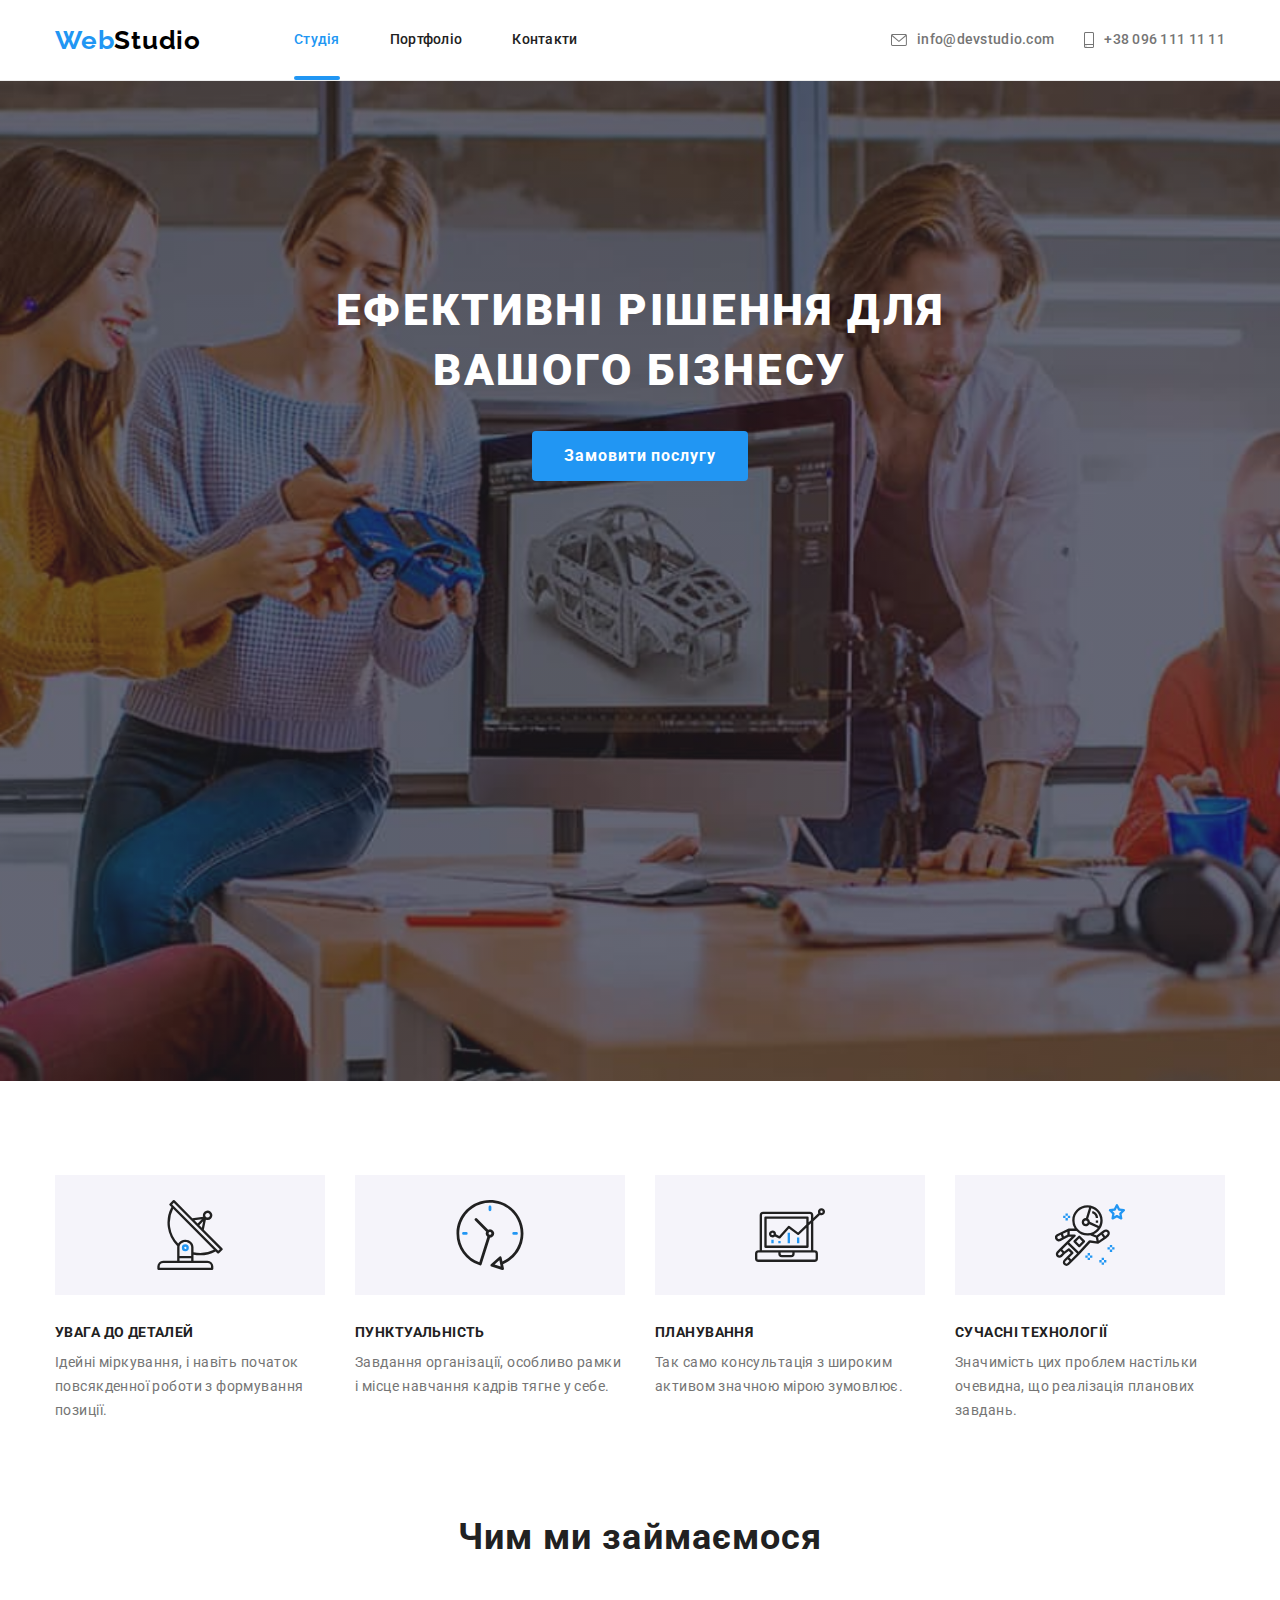
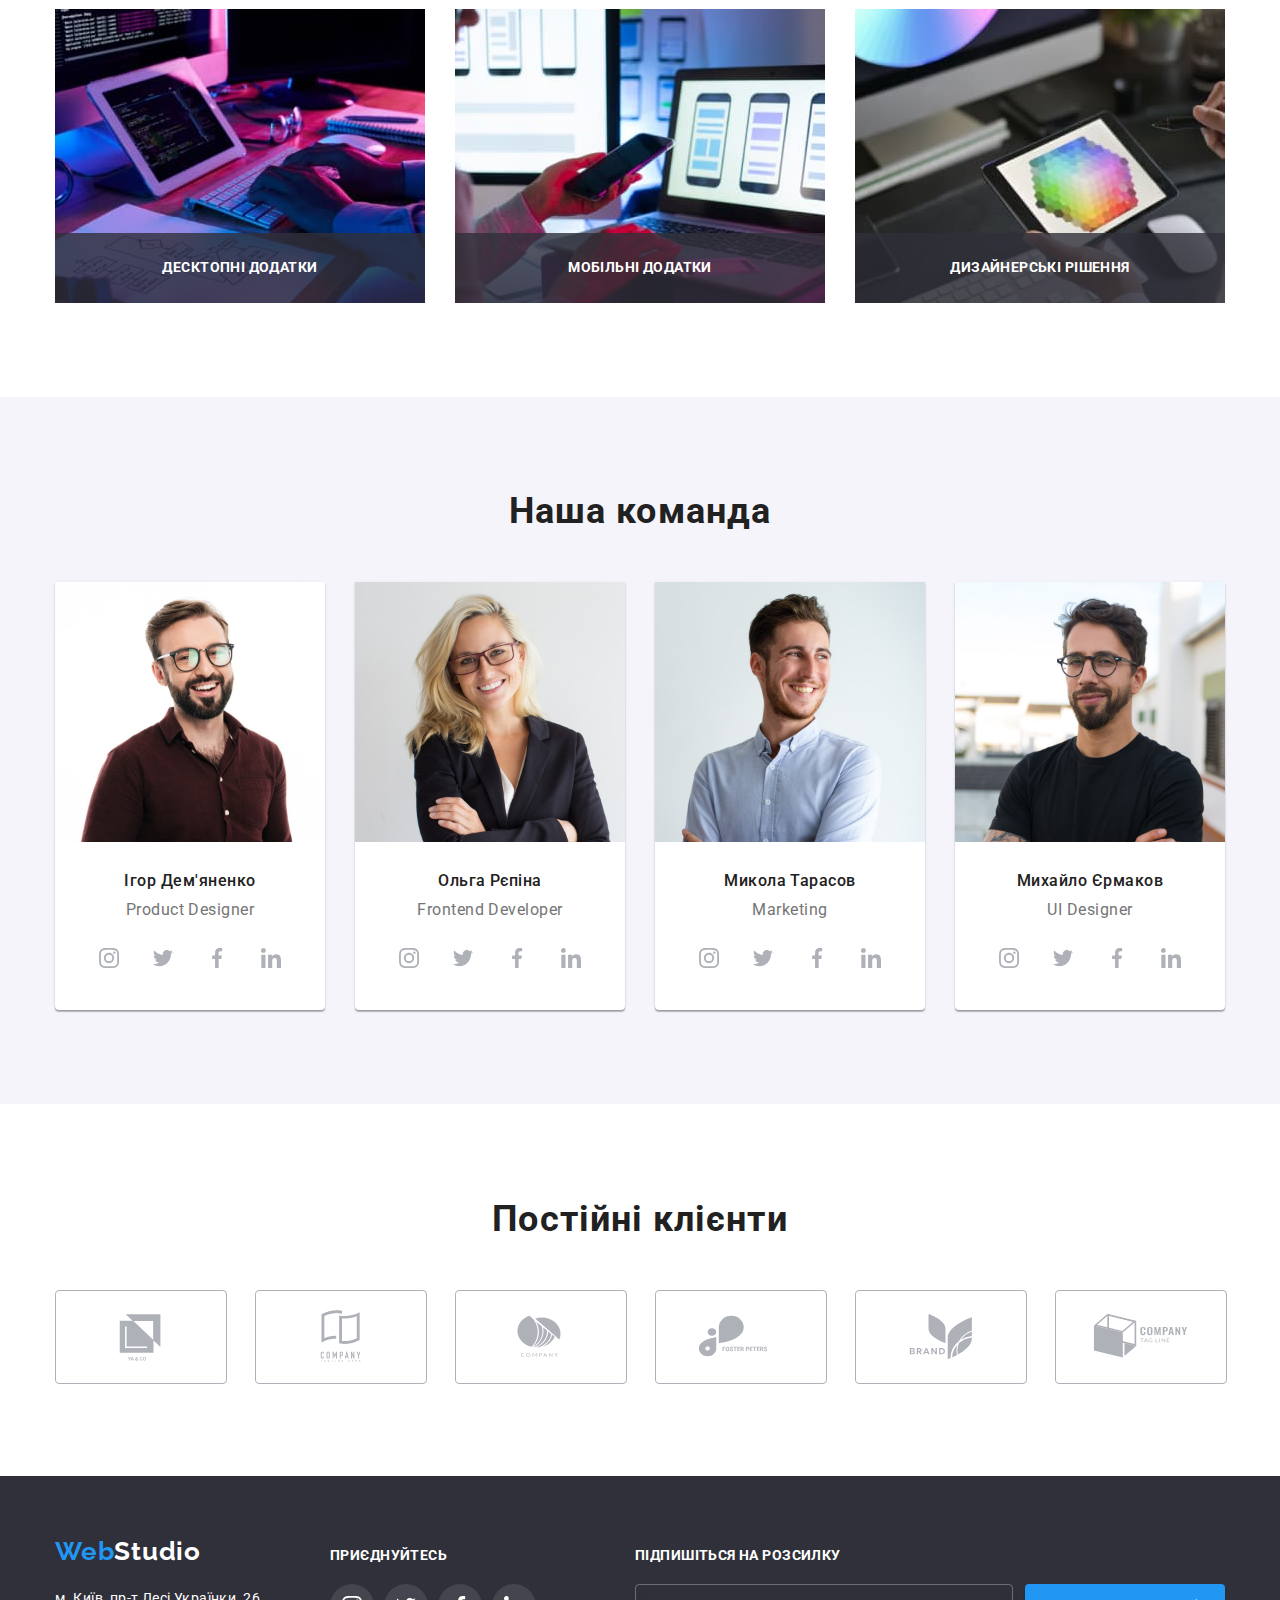
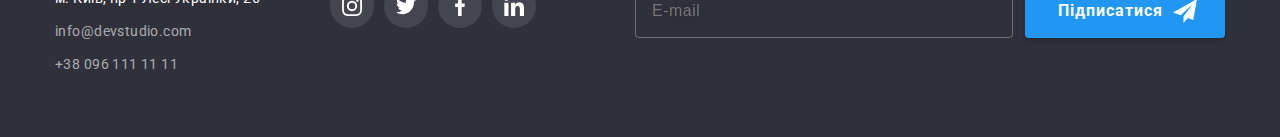
<file: index.html>
<!DOCTYPE html>
<html lang="uk">
  <head>
    <meta charset="UTF-8" />
    <meta http-equiv="X-UA-Compatible" content="IE=edge" />
    <meta name="viewport" content="width=device-width, initial-scale=1.0" />
    <link rel="preconnect" href="https://fonts.googleapis.com" />
    <link rel="preconnect" href="https://fonts.gstatic.com" crossorigin />
    <link
      href="https://fonts.googleapis.com/css2?family=Raleway:wght@700&family=Roboto:wght@400;500;700;900&display=swap"
      rel="stylesheet"
    />
    <link
      rel="stylesheet"
      href="https://cdnjs.cloudflare.com/ajax/libs/modern-normalize/1.1.0/modern-normalize.min.css"
      integrity="sha512-wpPYUAdjBVSE4KJnH1VR1HeZfpl1ub8YT/NKx4PuQ5NmX2tKuGu6U/JRp5y+Y8XG2tV+wKQpNHVUX03MfMFn9Q=="
      crossorigin="anonymous"
      referrerpolicy="no-referrer"
    />
    <link rel="stylesheet" href="./css/styles.css" />
    <title>Webstudio</title>
  </head>
  <body>
    <!-- ----------------------Header---------------------- -->

    <header class="page-header">
      <div class="container header">
        <a href="./index.html" class="logo"
          ><span class="logo-web">Web</span><span class="logo-studio">Studio</span>
        </a>
        <nav class="nav-header">
          <ul class="list-nav">
            <li class="item-nav"><a class="link-nav activ" href="./index.html"> Студія</a></li>
            <li class="item-nav"><a class="link-nav" href="./portfolio.html">Портфоліо</a></li>
            <li class="item-nav"><a class="link-nav" href="#">Контакти</a></li>
          </ul>
        </nav>

        <ul class="contacts-nav-list">
          <li class="contacts-nav-item">
            <a class="contacts-nav-link" href="mailto:info@devstudio.com">
              <svg class="mail-icon" width="16" height="12">
                <use href="./images/icons.svg#icon-envelope"></use></svg
              >info@devstudio.com
            </a>
          </li>
          <li class="contacts-nav-item">
            <a class="contacts-nav-link" href="tel:+380961111111">
              <svg class="smartphone-icon" width="10" height="16">
                <use href="./images/icons.svg#icon-smartphone"></use></svg
              >+38 096 111 11 11
            </a>
          </li>
        </ul>
      </div>
    </header>

    <!-- ----------------------Hero---------------------- -->

    <main>
      <section class="hero">
        <div class="container hero-main">
          <h1 class="hero-title">
            Ефективні рішення для<br />
            вашого бізнесу
          </h1>
          <button class="btn-hero" title="button" data-modal-open>Замовити послугу</button>
        </div>
      </section>

      <!-- ----------------------Наші цінності---------------------- -->

      <section class="section">
        <div class="container feature-main">
          <h2 class="hide">Наші цінності</h2>
          <ul class="feature-list">
            <li class="feature-item">
              <div class="feature-group">
                <svg class="antena-icon" width="70" height="70">
                  <use href="./images/icons.svg#icon-antena"></use>
                </svg>
              </div>
              <h3 class="feature-title">Увага до деталей</h3>
              <p class="feature-text">
                Ідейні міркування, і навіть початок повсякденної роботи з формування позиції.
              </p>
            </li>
            <li class="feature-item">
              <div class="feature-group">
                <svg class="clock-icon" width="70" height="70">
                  <use href="./images/icons.svg#icon-clock"></use>
                </svg>
              </div>
              <h3 class="feature-title">Пунктуальність</h3>
              <p class="feature-text">
                Завдання організації, особливо рамки і місце навчання кадрів тягне у себе.
              </p>
            </li>
            <li class="feature-item">
              <div class="feature-group">
                <svg class="diagram-icon" width="70" height="70">
                  <use href="./images/icons.svg#icon-diagram"></use>
                </svg>
              </div>
              <h3 class="feature-title">Планування</h3>
              <p class="feature-text">
                Так само консультація з широким активом значною мірою зумовлює.
              </p>
            </li>
            <li class="feature-item">
              <div class="feature-group">
                <svg class="astronaut-icon" width="70" height="70">
                  <use href="./images/icons.svg#icon-astronaut"></use>
                </svg>
              </div>
              <h3 class="feature-title">Сучасні технології</h3>
              <p class="feature-text">
                Значимість цих проблем настільки очевидна, що реалізація планових завдань.
              </p>
            </li>
          </ul>
        </div>
      </section>

      <!-- ----------------------Чим ми займаємося---------------------- -->

      <section class="section work">
        <div class="container work-main">
          <h2 class="work-title">Чим ми займаємося</h2>
          <ul class="wort-list">
            <li class="work-item">
              <img src="./images/box1.jpg" width="370" height="294" alt="box1" />
              <div class="label">
                <h3 class="label-text">Десктопні додатки</h3>
              </div>
            </li>
            <li class="work-item">
              <img src="./images/box2.jpg" width="370" height="294" alt="box2" />
              <div class="label">
                <h3 class="label-text">Мобільні додатки</h3>
              </div>
            </li>
            <li class="work-item">
              <img src="./images/box3.jpg" width="370" height="294" alt="box3" />
              <div class="label">
                <h3 class="label-text">Дизайнерські рішення</h3>
              </div>
            </li>
          </ul>
        </div>
      </section>

      <!-- ----------------------Наша команда---------------------- -->

      <section class="section team">
        <div class="container team-main">
          <h2 class="team-title">Наша команда</h2>
          <ul class="team-list">
            <li class="team-item">
              <img src="./images/teamcard1.jpg" width="270" height="260" alt="Ігор Дем'яненко" />
              <div class="info">
                <h3 class="team-titleli">Ігор Дем'яненко</h3>
                <p class="team-text">Product Designer</p>
                <ul class="team-soc-list">
                  <li class="team-soc-item">
                    <a
                      class="team-soc-link"
                      href="https://www.instagram.com/"
                      target="_blank"
                      rel="noopener noreferrer"
                      ><svg class="team-soc-icon" width="20" height="20">
                        <use href="./images/icons.svg#icon-instagram"></use></svg
                    ></a>
                  </li>
                  <li class="team-soc-item">
                    <a
                      class="team-soc-link"
                      href="https://twitter.com/"
                      target="_blank"
                      rel="noopener noreferrer"
                      ><svg class="team-soc-icon" width="20" height="20">
                        <use href="./images/icons.svg#icon-twitter"></use></svg
                    ></a>
                  </li>
                  <li class="team-soc-item">
                    <a
                      class="team-soc-link"
                      href="https://www.facebook.com/"
                      target="_blank"
                      rel="noopener noreferrer"
                      ><svg class="team-soc-icon" width="20" height="20">
                        <use href="./images/icons.svg#icon-facebook"></use></svg
                    ></a>
                  </li>
                  <li class="team-soc-item">
                    <a
                      class="team-soc-link"
                      href="//www.linkedin.com"
                      target="_blank"
                      rel="noopener noreferrer"
                      ><svg class="team-soc-icon" width="20" height="20">
                        <use href="./images/icons.svg#icon-linkedin"></use></svg
                    ></a>
                  </li>
                </ul>
              </div>
            </li>
            <li class="team-item">
              <img src="./images/teamcard2.jpg" width="270" height="260" alt="Ольга Рєпіна" />
              <div class="info">
                <h3 class="team-titleli">Ольга Рєпіна</h3>
                <p class="team-text">Frontend Developer</p>
                <ul class="team-soc-list">
                  <li class="team-soc-item">
                    <a
                      class="team-soc-link"
                      href="https://www.instagram.com/"
                      target="_blank"
                      rel="noopener noreferrer"
                      ><svg class="team-soc-icon" width="20" height="20">
                        <use href="./images/icons.svg#icon-instagram"></use></svg
                    ></a>
                  </li>
                  <li class="team-soc-item">
                    <a
                      class="team-soc-link"
                      href="https://twitter.com/"
                      target="_blank"
                      rel="noopener noreferrer"
                      ><svg class="team-soc-icon" width="20" height="20">
                        <use href="./images/icons.svg#icon-twitter"></use></svg
                    ></a>
                  </li>
                  <li class="team-soc-item">
                    <a
                      class="team-soc-link"
                      href="https://www.facebook.com/"
                      target="_blank"
                      rel="noopener noreferrer"
                      ><svg class="team-soc-icon" width="20" height="20">
                        <use href="./images/icons.svg#icon-facebook"></use></svg
                    ></a>
                  </li>
                  <li class="team-soc-item">
                    <a
                      class="team-soc-link"
                      href="//www.linkedin.com"
                      target="_blank"
                      rel="noopener noreferrer"
                      ><svg class="team-soc-icon" width="20" height="20">
                        <use href="./images/icons.svg#icon-linkedin"></use></svg
                    ></a>
                  </li>
                </ul>
              </div>
            </li>
            <li class="team-item">
              <img src="./images/taemcard3.jpg" width="270" height="260" alt="Микола Тарасов" />
              <div class="info">
                <h3 class="team-titleli">Микола Тарасов</h3>
                <p class="team-text">Marketing</p>
                <ul class="team-soc-list">
                  <li class="team-soc-item">
                    <a
                      class="team-soc-link"
                      href="https://www.instagram.com/"
                      target="_blank"
                      rel="noopener noreferrer"
                      ><svg class="team-soc-icon" width="20" height="20">
                        <use href="./images/icons.svg#icon-instagram"></use></svg
                    ></a>
                  </li>
                  <li class="team-soc-item">
                    <a
                      class="team-soc-link"
                      href="https://twitter.com/"
                      target="_blank"
                      rel="noopener noreferrer"
                      ><svg class="team-soc-icon" width="20" height="20">
                        <use href="./images/icons.svg#icon-twitter"></use></svg
                    ></a>
                  </li>
                  <li class="team-soc-item">
                    <a
                      class="team-soc-link"
                      href="https://www.facebook.com/"
                      target="_blank"
                      rel="noopener noreferrer"
                      ><svg class="team-soc-icon" width="20" height="20">
                        <use href="./images/icons.svg#icon-facebook"></use></svg
                    ></a>
                  </li>
                  <li class="team-soc-item">
                    <a
                      class="team-soc-link"
                      href="//www.linkedin.com"
                      target="_blank"
                      rel="noopener noreferrer"
                      ><svg class="team-soc-icon" width="20" height="20">
                        <use href="./images/icons.svg#icon-linkedin"></use></svg
                    ></a>
                  </li>
                </ul>
              </div>
            </li>
            <li class="team-item">
              <img src="./images/taemcard4.jpg" width="270" height="260" alt="Михайло Єрмаков" />
              <div class="info">
                <h3 class="team-titleli">Михайло Єрмаков</h3>
                <p class="team-text">UI Designer</p>
                <ul class="team-soc-list">
                  <li class="team-soc-item">
                    <a
                      class="team-soc-link"
                      href="https://www.instagram.com/"
                      target="_blank"
                      rel="noopener noreferrer"
                    >
                      <svg class="team-soc-icon" width="20" height="20">
                        <use href="./images/icons.svg#icon-instagram"></use>
                      </svg>
                    </a>
                  </li>
                  <li class="team-soc-item">
                    <a
                      class="team-soc-link"
                      href="https://twitter.com/"
                      target="_blank"
                      rel="noopener noreferrer"
                    >
                      <svg class="team-soc-icon" width="20" height="20">
                        <use href="./images/icons.svg#icon-twitter"></use>
                      </svg>
                    </a>
                  </li>
                  <li class="team-soc-item">
                    <a
                      class="team-soc-link"
                      href="https://www.facebook.com/"
                      target="_blank"
                      rel="noopener noreferrer"
                    >
                      <svg class="team-soc-icon" width="20" height="20">
                        <use href="./images/icons.svg#icon-facebook"></use>
                      </svg>
                    </a>
                  </li>
                  <li class="team-soc-item">
                    <a
                      class="team-soc-link"
                      href="//www.linkedin.com"
                      target="_blank"
                      rel="noopener noreferrer"
                    >
                      <svg class="team-soc-icon" width="20" height="20">
                        <use href="./images/icons.svg#icon-linkedin"></use>
                      </svg>
                    </a>
                  </li>
                </ul>
              </div>
            </li>
          </ul>
        </div>
      </section>

      <!-- ----------------------Постійні клієнти---------------------- -->

      <section class="section clients">
        <div class="container clients-main">
          <h2 class="clients-title">Постійні клієнти</h2>
          <ul class="clients-list">
            <li class="clients-item">
              <a href="#" target="_blank" rel="noopener noreferrer" class="clients-link">
                <svg class="clients-soc-icon" width="106" height="60">
                  <use href="./images/icons.svg#icon-client1"></use>
                </svg>
              </a>
            </li>
            <li class="clients-item">
              <a href="#" target="_blank" rel="noopener noreferrer" class="clients-link">
                <svg class="clients-soc-icon" width="106" height="60">
                  <use href="./images/icons.svg#icon-client2"></use>
                </svg>
              </a>
            </li>
            <li class="clients-item">
              <a href="#" target="_blank" rel="noopener noreferrer" class="clients-link">
                <svg class="clients-soc-icon" width="106" height="60">
                  <use href="./images/icons.svg#icon-client3"></use>
                </svg>
              </a>
            </li>
            <li class="clients-item">
              <a href="#" target="_blank" rel="noopener noreferrer" class="clients-link">
                <svg class="clients-soc-icon" width="106" height="60">
                  <use href="./images/icons.svg#icon-client4"></use>
                </svg>
              </a>
            </li>
            <li class="clients-item">
              <a href="#" target="_blank" rel="noopener noreferrer" class="clients-link">
                <svg class="clients-soc-icon" width="106" height="60">
                  <use href="./images/icons.svg#icon-client5"></use>
                </svg>
              </a>
            </li>
            <li class="clients-item">
              <a href="#" target="_blank" rel="noopener noreferrer" class="clients-link">
                <svg class="clients-soc-icon" width="106" height="60">
                  <use href="./images/icons.svg#icon-client6"></use>
                </svg>
              </a>
            </li>
          </ul>
        </div>
      </section>
    </main>

    <!-- ----------------------Footer---------------------- -->

    <footer class="footer">
      <div class="container">
        <div class="footer-contacts">
          <a href="./index.html" class="logo-footer"
            ><span class="logo-web">Web</span><span class="logo-studiofoot">Studio</span></a
          >
          <address class="address">
            <ul class="address-list">
              <li class="address-item">
                <a
                  class="address-link-map"
                  href="https://goo.gl/maps/E8yy6xj8DuFTFbU7A"
                  target="_blank"
                  rel="noopener noreferrer"
                  >м. Київ, пр-т Лесі Українки, 26</a
                >
              </li>
              <li>
                <a href="mailto:info@devstudio.com" class="address-link-contakts"
                  >info@devstudio.com</a
                >
              </li>
              <li>
                <a href="tel:+380961111111" class="address-link-contakts">+38 096 111 11 11</a>
              </li>
            </ul>
          </address>
        </div>
        <div class="footer-soc">
          <p class="footer-soc-title">Приєднуйтесь</p>
          <ul class="footer-soc-list">
            <li class="footer-soc-item">
              <a
                class="footer-soc-link"
                href="https://www.instagram.com/"
                target="_blank"
                rel="noopener noreferrer"
              >
                <svg class="footer-soc-icon" width="20" height="20">
                  <use href="./images/icons.svg#icon-instagram"></use>
                </svg>
              </a>
            </li>
            <li class="footer-soc-item">
              <a
                class="footer-soc-link"
                href="https://twitter.com/"
                target="_blank"
                rel="noopener noreferrer"
              >
                <svg class="footer-soc-icon" width="20" height="20">
                  <use href="./images/icons.svg#icon-twitter"></use>
                </svg>
              </a>
            </li>
            <li class="footer-soc-item">
              <a
                class="footer-soc-link"
                href="https://www.facebook.com/"
                target="_blank"
                rel="noopener noreferrer"
              >
                <svg class="footer-soc-icon" width="20" height="20">
                  <use href="./images/icons.svg#icon-facebook"></use>
                </svg>
              </a>
            </li>
            <li class="footer-soc-item">
              <a
                class="footer-soc-link"
                href="//www.linkedin.com"
                target="_blank"
                rel="noopener noreferrer"
              >
                <svg class="footer-soc-icon" width="20" height="20">
                  <use href="./images/icons.svg#icon-linkedin"></use>
                </svg>
              </a>
            </li>
          </ul>
        </div>
        <div class="footer-form-wraper">
          <p class="footer-soc-title">Підпишіться на розсилку</p>
          <form class="footer-form">
            <div class="footer-form-field">
              <input
                type="email"
                class="footer-input"
                name="email"
                id="footer-email"
                placeholder="E-mail"
                required
              />
            </div>
            <button class="button btn-footer" type="submit">
              Підписатися
              <svg class="footer-form-icon" width="24" height="24">
                <use href="./images/icons.svg#icon-send"></use>
              </svg>
            </button>
          </form>
        </div>
      </div>
    </footer>

    <div class="backdrop is-hidden" data-modal>
      <div class="modal">
        <button class="btn-hero-close" data-modal-close>
          <svg class="close-icon" width="18" height="18">
            <use href="./images/icons.svg#icon-close"></use>
          </svg>
        </button>

        <p class="modal-title">Залиште свої дані, ми вам передзвонимо</p>
        <form class="modal-form">
          <label for="user-name" class="input-label">Ім'я</label>
          <div class="input-wrapper">
            <input type="text" class="input-form" name="user-name" id="user-name" required />
            <svg class="form-icon" width="18" height="18">
              <use href="./images/icons.svg#icon-person"></use>
            </svg>
          </div>
          <label for="user-tel" class="input-label">Телефон</label>
          <div class="input-wrapper">
            <input type="tel" class="input-form" name="user-tel" id="user-tel" required />
            <svg class="form-icon" width="18" height="18">
              <use href="./images/icons.svg#icon-phone"></use>
            </svg>
          </div>
          <label for="user-email" class="input-label">Пошта</label>
          <div class="input-wrapper">
            <input type="email" class="input-form" name="user-email" id="user-email" required />
            <svg class="form-icon" width="18" height="18">
              <use href="./images/icons.svg#icon-email"></use>
            </svg>
          </div>
          <label for="user-text" class="input-label">Коментар</label>
          <textarea
            name="user-text"
            id="user-text"
            class="comment-form"
            placeholder="Введіть текст"
          ></textarea>
          
          <label for="policy" class="checkbox-label">
            <input type="checkbox" name="policy" class="checkbox-form hide" id="policy" required />
            <span>
              <svg class="checkbox-icon" width="16" height="15">
                <use href="./images/icons.svg#icon-check"></use>                
              </svg>
            </span>
            Погоджуюся з розсилкою та приймаю<a class="checkbox-link" href="#">Умови договору</a>
          </label>

          <button class="button btn-send" type="submit">Відправити</button>
        </form>
      </div>
    </div>
    <script src="./js/modal.js"></script>
  </body>
</html>
</file>
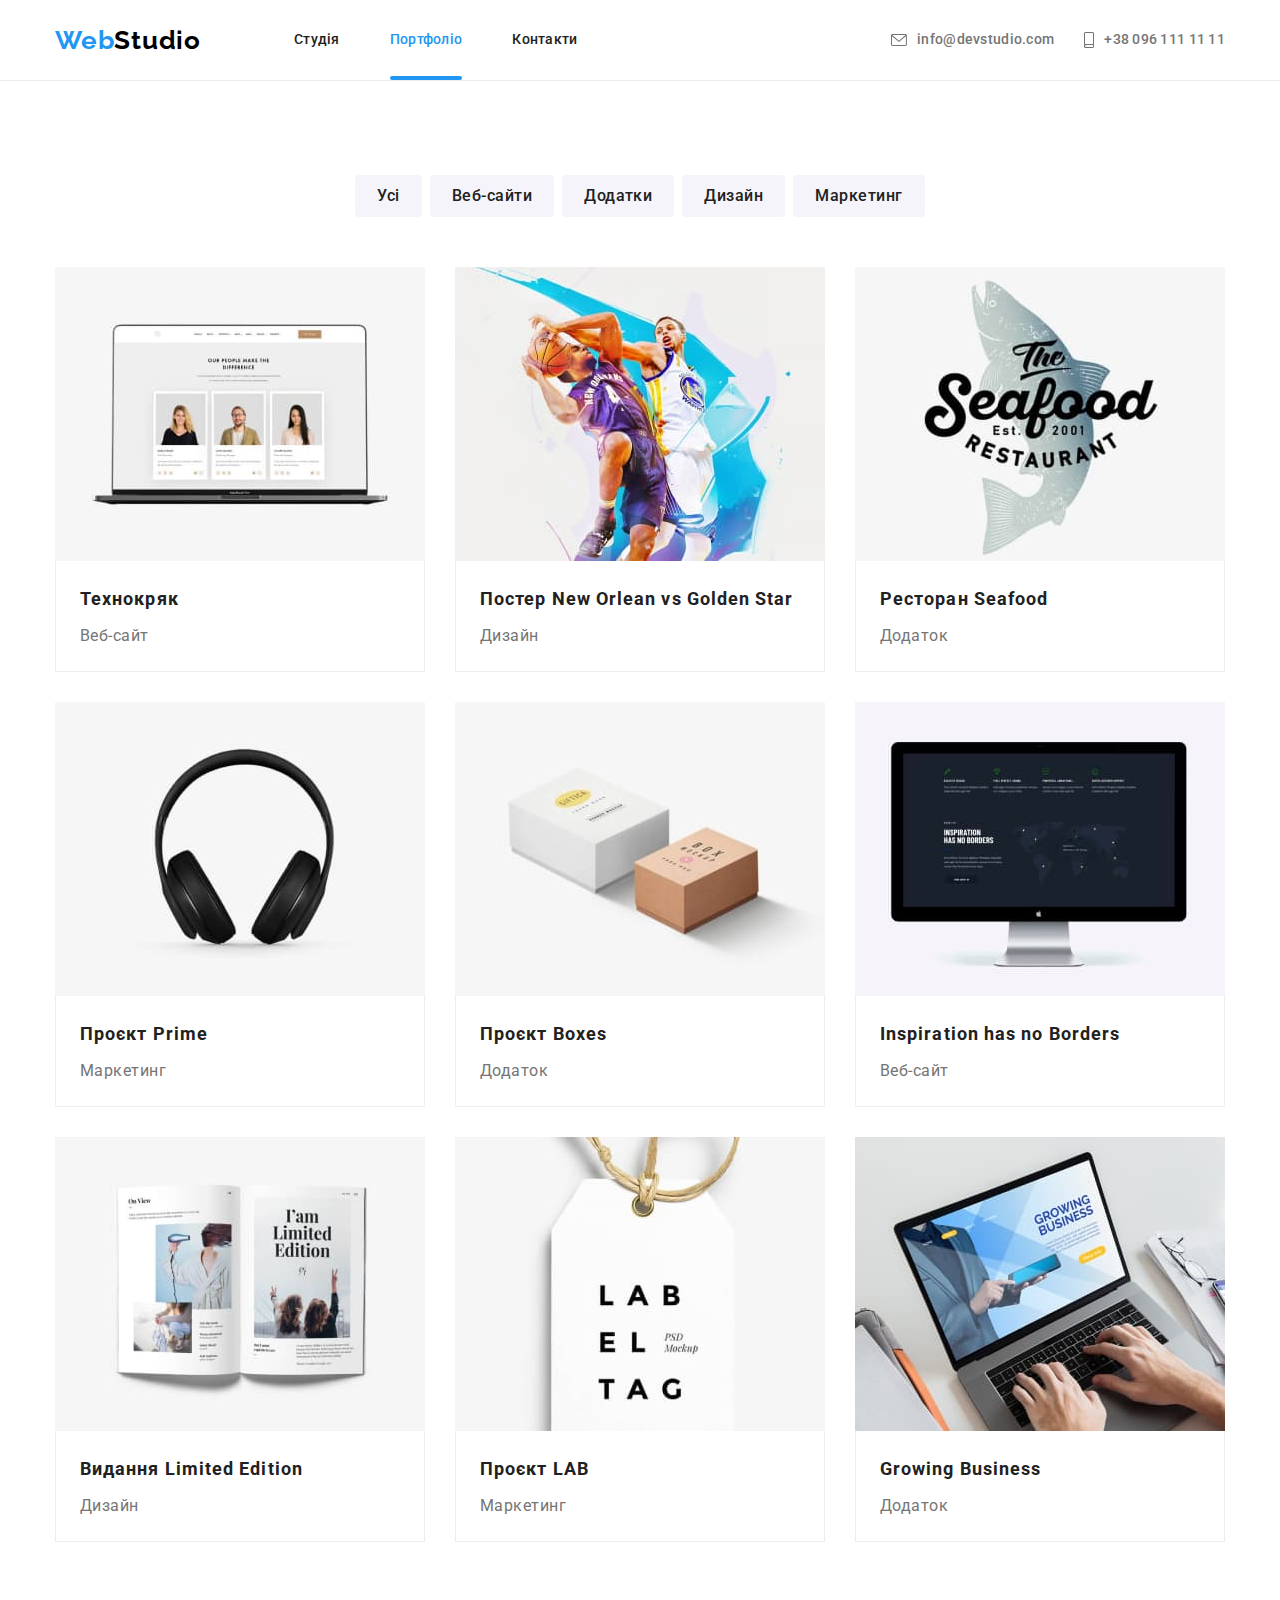
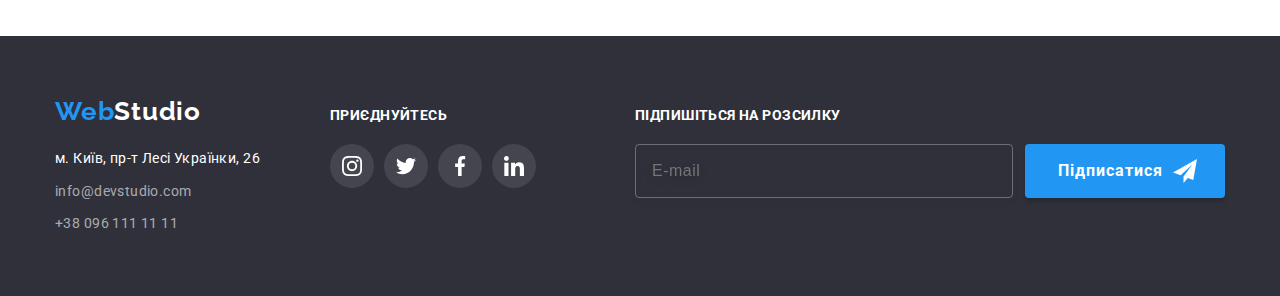
<file: portfolio.html>
<!DOCTYPE html>
<html lang="uk">
  <head>
    <meta charset="UTF-8" />
    <meta http-equiv="X-UA-Compatible" content="IE=edge" />
    <meta name="viewport" content="width=device-width, initial-scale=1.0" />
    <link rel="preconnect" href="https://fonts.googleapis.com" />
    <link rel="preconnect" href="https://fonts.gstatic.com" crossorigin />
    <link
      href="https://fonts.googleapis.com/css2?family=Raleway:wght@700&family=Roboto:wght@400;500;700;900&display=swap"
      rel="stylesheet"
    />
    <link rel="stylesheet" href="./css/styles.css" />
    <title>Webstudio</title>
  </head>
  <body>
    <!-- ----------------------Header---------------------- -->

    <header class="page-header">
      <div class="container header">
        <a href="./index.html" class="logo"
          ><span class="logo-web">Web</span><span class="logo-studio">Studio</span>
        </a>
        <nav class="nav-header">
          <ul class="list-nav">
            <li class="item-nav"><a class="link-nav" href="./index.html"> Студія</a></li>
            <li class="item-nav">
              <a class="link-nav activ" href="./portfolio.html">Портфоліо</a>
            </li>
            <li class="item-nav"><a class="link-nav" href="#">Контакти</a></li>
          </ul>
        </nav>

        <ul class="contacts-nav-list">
          <li class="contacts-nav-item">
            <a class="contacts-nav-link" href="mailto:info@devstudio.com">
              <svg class="mail-icon" width="16" height="12">
                <use href="./images/icons.svg#icon-envelope"></use></svg
              >info@devstudio.com
            </a>
          </li>
          <li class="contacts-nav-item">
            <a class="contacts-nav-link" href="tel:+380961111111">
              <svg class="smartphone-icon" width="10" height="16">
                <use href="./images/icons.svg#icon-smartphone"></use></svg
              >+38 096 111 11 11
            </a>
          </li>
        </ul>
      </div>
    </header>

    <!-- ----------------------Фільтр---------------------- -->

    <main>
      <section class="section portfolio">
        <div class="container project">
          <h1 class="hide">Виконанні замовлення</h1>
          <ul class="portfolio-list">
            <li class="portfolio-item">
              <button class="btn-portfolio" type="button">Усі</button>
            </li>
            <li class="portfolio-item">
              <button class="btn-portfolio" type="button">Веб-сайти</button>
            </li>
            <li class="portfolio-item">
              <button class="btn-portfolio" type="button">Додатки</button>
            </li>
            <li class="portfolio-item">
              <button class="btn-portfolio" type="button">Дизайн</button>
            </li>
            <li class="portfolio-item">
              <button class="btn-portfolio" type="button">Маркетинг</button>
            </li>
          </ul>

          <!-- ----------------------Виконанні проєкти---------------------- -->

          <ul class="project-list">
            <li class="project-item">
              <a class="project-link" href="#" target="_blank" rel="noopener noreferrer">
                <div class="project-thumb">
                  <img src="./images/project1.jpg" width="370" height="294" alt="project1" />
                  <p class="description-text">
                    Ресурс пропонує комплексні пропозиції з різним рівнем функціоналу та сервісів.
                    Все це дозволить відвідувачу отримати вичерпні відомості про компанію чи
                    приватну особу.
                  </p>
                </div>
                <div class="info-portfolio">
                  <h3 class="project-title">Технокряк</h3>
                  <p class="project-text">Веб-сайт</p>
                </div>
              </a>
            </li>
            <li class="project-item">
              <a class="project-link" href="#" target="_blank" rel="noopener noreferrer">
                <div class="project-thumb">
                  <img src="./images/project2.jpg" width="370" height="294" alt="project2" />
                  <p class="description-text">
                    Ресурс пропонує комплексні пропозиції з різним рівнем функціоналу та сервісів.
                    Все це дозволить відвідувачу отримати вичерпні відомості про компанію чи
                    приватну особу.
                  </p>
                </div>
                <div class="info-portfolio">
                  <h3 class="project-title">Постер New Orlean vs Golden Star</h3>
                  <p class="project-text">Дизайн</p>
                </div>
              </a>
            </li>
            <li class="project-item">
              <a class="project-link" href="#" target="_blank" rel="noopener noreferrer">
                <div class="project-thumb">
                  <img src="./images/project3.jpg" width="370" height="294" alt="project3" />
                  <p class="description-text">
                    Ресурс пропонує комплексні пропозиції з різним рівнем функціоналу та сервісів.
                    Все це дозволить відвідувачу отримати вичерпні відомості про компанію чи
                    приватну особу.
                  </p>
                </div>
                <div class="info-portfolio">
                  <h3 class="project-title">Ресторан Seafood</h3>
                  <p class="project-text">Додаток</p>
                </div>
              </a>
            </li>
            <li class="project-item">
              <a class="project-link" href="#" target="_blank" rel="noopener noreferrer">
                <div class="project-thumb">
                  <img src="./images/project4.jpg" width="370" height="294" alt="project4" />
                  <p class="description-text">
                    Ресурс пропонує комплексні пропозиції з різним рівнем функціоналу та сервісів.
                    Все це дозволить відвідувачу отримати вичерпні відомості про компанію чи
                    приватну особу.
                  </p>
                </div>
                <div class="info-portfolio">
                  <h3 class="project-title">Проєкт Prime</h3>
                  <p class="project-text">Маркетинг</p>
                </div>
              </a>
            </li>
            <li class="project-item">
              <a class="project-link" href="#" target="_blank" rel="noopener noreferrer">
                <div class="project-thumb">
                  <img src="./images/project5.jpg" width="370" height="294" alt="project5" />
                  <p class="description-text">
                    Ресурс пропонує комплексні пропозиції з різним рівнем функціоналу та сервісів.
                    Все це дозволить відвідувачу отримати вичерпні відомості про компанію чи
                    приватну особу.
                  </p>
                </div>
                <div class="info-portfolio">
                  <h3 class="project-title">Проєкт Boxes</h3>
                  <p class="project-text">Додаток</p>
                </div>
              </a>
            </li>
            <li class="project-item">
              <a class="project-link" href="#" target="_blank" rel="noopener noreferrer">
                <div class="project-thumb">
                  <img src="./images/project6.jpg" width="370" height="294" alt="project16" />
                  <p class="description-text">
                    Ресурс пропонує комплексні пропозиції з різним рівнем функціоналу та сервісів.
                    Все це дозволить відвідувачу отримати вичерпні відомості про компанію чи
                    приватну особу.
                  </p>
                </div>
                <div class="info-portfolio">
                  <h3 class="project-title">Inspiration has no Borders</h3>
                  <p class="project-text">Веб-сайт</p>
                </div>
              </a>
            </li>
            <li class="project-item">
              <a class="project-link" href="#" target="_blank" rel="noopener noreferrer">
                <div class="project-thumb">
                  <img src="./images/project7.jpg" width="370" height="294" alt="project17" />
                  <p class="description-text">
                    Ресурс пропонує комплексні пропозиції з різним рівнем функціоналу та сервісів.
                    Все це дозволить відвідувачу отримати вичерпні відомості про компанію чи
                    приватну особу.
                  </p>
                </div>
                <div class="info-portfolio">
                  <h3 class="project-title">Видання Limited Edition</h3>
                  <p class="project-text">Дизайн</p>
                </div>
              </a>
            </li>
            <li class="project-item">
              <a class="project-link" href="#" target="_blank" rel="noopener noreferrer">
                <div class="project-thumb">
                  <img src="./images/project8.jpg" width="370" height="294" alt="project18" />
                  <p class="description-text">
                    Ресурс пропонує комплексні пропозиції з різним рівнем функціоналу та сервісів.
                    Все це дозволить відвідувачу отримати вичерпні відомості про компанію чи
                    приватну особу.
                  </p>
                </div>
                <div class="info-portfolio">
                  <h3 class="project-title">Проєкт LAB</h3>
                  <p class="project-text">Маркетинг</p>
                </div>
              </a>
            </li>
            <li class="project-item">
              <a class="project-link" href="#" target="_blank" rel="noopener noreferrer">
                <div class="project-thumb">
                  <img src="./images/project9.jpg" width="370" height="294" alt="project9" />
                  <p class="description-text">
                    Ресурс пропонує комплексні пропозиції з різним рівнем функціоналу та сервісів.
                    Все це дозволить відвідувачу отримати вичерпні відомості про компанію чи
                    приватну особу.
                  </p>
                </div>
                <div class="info-portfolio">
                  <h3 class="project-title">Growing Business</h3>
                  <p class="project-text">Додаток</p>
                </div>
              </a>
            </li>
          </ul>
        </div>
      </section>
    </main>

    <!-- ----------------------Footer---------------------- -->

    <footer class="footer">
      <div class="container">
        <div class="footer-contacts">
          <a href="./index.html" class="logo-footer"
            ><span class="logo-web">Web</span><span class="logo-studiofoot">Studio</span></a
          >
          <address class="address">
            <ul class="address-list">
              <li class="address-item">
                <a
                  class="address-link-map"
                  href="https://goo.gl/maps/E8yy6xj8DuFTFbU7A"
                  target="_blank"
                  rel="noopener noreferrer"
                  >м. Київ, пр-т Лесі Українки, 26</a
                >
              </li>
              <li>
                <a href="mailto:info@devstudio.com" class="address-link-contakts"
                  >info@devstudio.com</a
                >
              </li>
              <li>
                <a href="tel:+380961111111" class="address-link-contakts">+38 096 111 11 11</a>
              </li>
            </ul>
          </address>
        </div>
        <div class="footer-soc">
          <p class="footer-soc-title">Приєднуйтесь</p>
          <ul class="footer-soc-list">
            <li class="footer-soc-item">
              <a
                class="footer-soc-link"
                href="https://www.instagram.com/"
                target="_blank"
                rel="noopener noreferrer"
              >
                <svg class="footer-soc-icon" width="20" height="20">
                  <use href="./images/icons.svg#icon-instagram"></use>
                </svg>
              </a>
            </li>
            <li class="footer-soc-item">
              <a
                class="footer-soc-link"
                href="https://twitter.com/"
                target="_blank"
                rel="noopener noreferrer"
              >
                <svg class="footer-soc-icon" width="20" height="20">
                  <use href="./images/icons.svg#icon-twitter"></use>
                </svg>
              </a>
            </li>
            <li class="footer-soc-item">
              <a
                class="footer-soc-link"
                href="https://www.facebook.com/"
                target="_blank"
                rel="noopener noreferrer"
              >
                <svg class="footer-soc-icon" width="20" height="20">
                  <use href="./images/icons.svg#icon-facebook"></use>
                </svg>
              </a>
            </li>
            <li class="footer-soc-item">
              <a
                class="footer-soc-link"
                href="//www.linkedin.com"
                target="_blank"
                rel="noopener noreferrer"
              >
                <svg class="footer-soc-icon" width="20" height="20">
                  <use href="./images/icons.svg#icon-linkedin"></use>
                </svg>
              </a>
            </li>
          </ul>
        </div>
        <div class="footer-form-wraper">
          <p class="footer-soc-title">Підпишіться на розсилку</p>
          <form class="footer-form">
            <div class="footer-form-field">
              <input
                type="email"
                class="footer-input"
                name="email"
                id="footer-email"
                placeholder="E-mail"
                required
              />
            </div>
            <button class="button btn-footer" type="submit">
              Підписатися
              <svg class="footer-form-icon" width="24" height="24">
                <use href="./images/icons.svg#icon-send"></use>
              </svg>
            </button>
          </form>
        </div>
      </div>
    </footer>
  </body>
</html>
</file>
<file: css/styles.css>
:root {
    --text-color-linknav: #212121;
    --text-color-contactnav: #757575;
    --selection-color: #2196F3;
    --font-color-header: #FFFFFF;
    --fons-color-hero: #2F303A;
    --fons-color-footer: #2F303A;
    --text-color-titles: #212121;
    --text-color-titleli: #212121;
    --text-color-paragraphli: #757575;
    --color-btn-pornfolio: #F5F4FA;
    --transition: 250ms cubic-bezier(0.4, 0, 0.2, 1)
}

h1,
h2,
h3,
h4,
h5,
h6,
p {
    margin: 0;
}

body {
    font-family: 'Roboto', sans-serif;
    font-style: normal;
    color: #212121;      
    margin: 0;   
}

ul {
    list-style-type: none;
    margin: 0;
    padding: 0;
}

a {
    text-decoration: none;
    cursor: pointer;    
}

img {
    display: block;
    max-width: 100%;
    height: auto;
}

button {
    cursor: pointer;
    border: none;
}

.container {
    width: 1200px;
    padding-left: 15px;
    padding-right: 15px;
    margin: 0 auto;
    box-sizing: border-box;
    /* outline: 2px solid brown; */
}

.hide {
    border: 0;
    clip: rect(1px, 1px, 1px, 1px);
    -webkit-clip-path: inset(50%);
    clip-path: inset(50%);
    height: 1px;
    margin: -1px;
    overflow: hidden;
    padding: 0;
    position: absolute;
    width: 1px;
    word-wrap: normal !important;
}

/* --------------------header html---------------------- */

.page-header {
    background-color: var(--font-color-header);
    border-bottom: 1px solid #ECECEC;
}

.container.header {
    display: flex;
    align-items: center;
}

.logo {
    font-family: 'Raleway', sans-serif;
    font-weight: 700;
    font-size: 26px;
    line-height: 1.19;
    letter-spacing: 0.03em;
    color: #2196F3;
    text-decoration: none;
    cursor: pointer; 
    margin-right: 93px;
    
}

.logo-studio {
    font-family: 'Raleway', sans-serif;
    font-weight: 700;
    font-size: 26px;
    line-height: 1.19;
    letter-spacing: 0.03em;
    color: #000000;
}

.list-nav {
    display: flex;
    gap: 50px;
}

.link-nav {   
    font-weight: 500;
    font-size: 14px;
    line-height: 1.14;
    letter-spacing: 0.02em;
    text-decoration: none;
    cursor: pointer;
    color: var(--text-color-linknav); 
    
    display: block;
    padding-top: 32px;
    padding-bottom: 32px;
    position: relative;

    transition: color 250ms cubic-bezier(0.4, 0, 0.2, 1);
}

.link-nav:hover, 
.link-nav:focus {
    color: var(--selection-color);
}

.list-nav .link-nav.activ {
    color: var(--selection-color);   
}

.list-nav .link-nav.activ::after {
    content: '';

    display: block;
    width: 100%;
    height: 4px;
    
    position: absolute;
    bottom: 0;
    
    background: #2196F3;
    border-radius: 2px;
}

.contacts-nav-list {
    display: flex;    
    gap: 30px;
    margin-left: auto;
    justify-content: center;
    align-items: center;
}

.contacts-nav-link {
    display: flex;
    align-items: center;
    justify-content: center;
    gap: 10px;
    padding-top: 32px;
    padding-bottom: 32px;
    color: var(--text-color-contactnav);
    font-weight: 500;
    font-size: 14px;
    line-height: 1.14;
    letter-spacing: 0.02em;

    transition: color 250ms cubic-bezier(0.4, 0, 0.2, 1);
}

.mail-icon, .smartphone-icon {
    fill: currentColor;
}

.contacts-nav-link:hover,
.contacts-nav-link:focus {
    color: var(--selection-color);
}


/* --------------------main html---------------------- */

/* ----------------------Hero---------------------- */

.hero {
    max-width: 1600px;
    height: 600px;
    margin-left: auto;
    margin-right: auto;
    background-image: linear-gradient(
        to right, rgba(47, 48, 58, 0.4), 
        rgba(47, 48, 58, 0.4)), 
        url(../images/hero.jpg);   
    background-repeat: no-repeat;
    background-size: cover;
    background-position: center;
    padding: 200px 0px; 
}

.hero-title {
    font-weight: 900;
    font-size: 44px;
    line-height: 1.36;
    text-align: center;
    letter-spacing: 0.06em;
    text-transform: uppercase;
    color: #FFFFFF; 
    margin-bottom: 30px;
}

.btn-hero {
    background: #2196F3;    
    border-radius: 4px;
    border: transparent;
    font-family: 'Roboto', sans-serif;
    font-style: normal;
    font-weight: 700;
    font-size: 16px;
    line-height: 1.87;    
    letter-spacing: 0.06em;
    color: #FFFFFF;
    cursor: pointer;
    margin: 0 auto;
    display: block;
    padding: 10px 32px;    

    transition: background-color 250ms cubic-bezier(0.4, 0, 0.2, 1), box-shadow 250ms cubic-bezier(0.4, 0, 0.2, 1);
}

.btn-hero:hover,
.btn-hero:focus {
    background-color: #188CE8;
    box-shadow: 0px 4px 4px rgba(0, 0, 0, 0.15);
}


/* --------------------наші цінності---------------------- */



.section {
    padding: 94px 0;
}

.feature-group {
    display: flex;
    align-items: center;
    justify-content: center;
    width: 270px;
    height: 120px;
    background-color:#F5F4FA;
    margin-bottom: 30px;
}

.feature-list {
    display: flex;
    gap: 30px;
}

.feature-item {
    width: 270px;
}

.feature-title {
    font-weight: 700;
    font-size: 14px;
    line-height: 1.14;
    letter-spacing: 0.03em;
    text-transform: uppercase;
    color: var(--text-color-titleli);
    margin-bottom: 10px;
}

.feature-text {
    font-weight: 400;
    font-size: 14px;
    line-height: 1.71;
    letter-spacing: 0.03em;
    color: var(--text-color-paragraphli); 
}


/* --------------------чим ми займаємося--------------------- */


.section.work {
    padding-top: 0;
}

.work-title {
    font-weight: 700;
    font-size: 36px;
    line-height: 1.16;
    text-align: center;
    letter-spacing: 0.03em;
    color: var(--text-color-titles);
    margin-bottom: 50px;
}

.wort-list {
    display: flex;
    gap: 30px;
}

.work-item {
    position: relative;
    width: calc((100%-60px) / 3);
}

.label {
    display: flex;
    justify-content: center;
    align-items: center;
    background-color: rgba(47, 48, 58, 0.8);

    width: 100%;
    height: 70px;
    position: absolute;

    bottom: 0;
}

.label-text {
    font-family: 'Roboto';
    font-style: normal;
    font-weight: 700;
    font-size: 14px;
    line-height: 1.14;
    text-align: center;
    letter-spacing: 0.03em;
    text-transform: uppercase;    
    color: #FFFFFF;
}

/* --------------------НАША КОМАНДА--------------------- */

.team {
    background-color: #F5F4FA;
}

.team-title {
    font-weight: 700;
    font-size: 36px;
    line-height: 1.16;
    text-align: center;
    letter-spacing: 0.03em;
    color: var(--text-color-titles);
    margin-bottom: 50px;  
}

.team-list {
    display: flex;
    gap: 30px;
}

.team-item {
    background: #FFFFFF;
    box-shadow: 0px 1px 3px rgba(0, 0, 0, 0.12), 0px 1px 1px rgba(0, 0, 0, 0.14), 0px 2px 1px rgba(0, 0, 0, 0.2);
    border-radius: 0px 0px 4px 4px;
}

.team-item {
    width: calc((100%-90px) / 4);
}

.info {
    padding-top: 30px;
    padding-bottom: 30px;
}

.team-titleli {
    font-weight: 500;
    font-size: 16px;
    line-height: 1.18;
    text-align: center;
    letter-spacing: 0.03em;
    color: var(--text-color-titleli);
    margin-bottom: 10px;
}

.team-text {
    font-weight: 400;
    font-size: 16px;
    line-height: 1.18;
    text-align: center;
    letter-spacing: 0.03em;
    color: var(--text-color-paragraphli);
    margin-bottom: 16px;
}


.team-soc-list {
    display: flex;    
    justify-content: center;
    gap: 10px;
}

.team-soc-item {
    width: 44px;
    height: 44px;
}

.team-soc-link {
    display: flex;
    align-items: center;
    justify-content: center;
    width: 100%;
    height: 100%;    
    border-radius: 50%;
    color: #AFB1B8;

    transition: background-color 250ms cubic-bezier(0.4, 0, 0.2, 1), color 250ms cubic-bezier(0.4, 0, 0.2, 1);
}

.team-soc-icon {
    fill: currentColor;
}

.team-soc-link:hover,
.team-soc-link:focus {
    background-color: var(--selection-color);
    color: #FFFFFF;
}

/* --------------------Постійні клієнти--------------------- */

.clients-title {
    font-family: 'Roboto';
    font-style: normal;
    font-weight: 700;
    font-size: 36px;
    line-height: 1.17;
    text-align: center;
    letter-spacing: 0.03em;
    color: var(--text-color-titles);
    margin-bottom: 50px;
}

.clients-list {
    display: flex;
    gap: 30px;
    justify-content: center;
}

.clients-item {
    width: 170px;
    height: 92px;   
    width: calc((100%-150px) / 6);
}

.clients-link {
    display: flex;
    justify-content: center;
    align-items: center;
    width: 100%;
    height: 100%;
    color: #afb1b8;
    background-color: #FFFFFF;
    border: 1px solid #AFB1B8;
    border-radius: 4px;

    transition: color 250ms cubic-bezier(0.4, 0, 0.2, 1), border 250ms cubic-bezier(0.4, 0, 0.2, 1);
}

.clients-soc-icon {
    fill: currentColor;
}

.clients-link:hover,
.clients-link:focus {
    color: var(--selection-color);
    border: 1px solid var(--selection-color);
}


/* --------------------FOOTER--------------------- */

.footer {
    background-color: var(--fons-color-footer);
    padding: 60px 0;    
}

.footer .container {
    display: flex;
    align-items: baseline;
}

.footer-contacts {
    display: flex;
    flex-direction: column;
}

.logo-footer {
    font-family: 'Raleway', sans-serif;
    font-weight: 700;
    font-size: 26px;
    line-height: 1.19;
    letter-spacing: 0.03em;    
    color: #2196F3;    
    margin-bottom: 20px;
}

.logo-studiofoot {
    font-family: 'Raleway', sans-serif;
    font-weight: 700;
    font-size: 26px;
    line-height: 1.19;
    letter-spacing: 0.03em;    
    color: #FFFFFF;
}

.address-list {
    display: flex;
    flex-direction: column;
    gap: 9px;
}



.address-link-map {
    font-style: normal;
    font-weight: 400;
    font-size: 14px;
    line-height: 1.71;
    letter-spacing: 0.03em;
    color: #FFFFFF;
    
    transition: color 250ms cubic-bezier(0.4, 0, 0.2, 1);
}

.address-link-contakts {
    font-style: normal;
    font-weight: 400;
    font-size: 14px;
    line-height: 1.71;    
    letter-spacing: 0.03em;    
    color: rgba(255, 255, 255, 0.6);

    transition: color 250ms cubic-bezier(0.4, 0, 0.2, 1);
}

.address-link-map:hover,
.address-link-map:focus {
    color: var(--selection-color);
} 

.address-link-contakts:hover,
.address-link-contakts:focus {
    color: var(--selection-color);
}

.footer-soc-title {
    font-family: 'Roboto';
    font-style: normal;
    font-weight: 700;
    font-size: 14px;
    line-height: 1.14;
    letter-spacing: 0.03em;
    text-transform: uppercase;    
    color: #FFFFFF;
}

.footer-soc {
    display: flex;
    margin-left: 70px;
    justify-content: flex-start;
    align-items: flex-start;
    flex-direction: column;
}

.footer-soc-title {
    margin-bottom: 20px;

}

.footer-soc-list {
    display: flex;
    justify-content: center;
    gap: 10px;
}

.footer-soc-item {
    width: 44px;
    height: 44px;
}

.footer-soc-link {
    display: flex;
    align-items: center;
    justify-content: center;
    width: 100%;
    height: 100%;
    background-color: rgba(255, 255, 255, 0.1);
    border-radius: 50%;
    color: #FFFFFF;

    transition: background-color 250ms cubic-bezier(0.4, 0, 0.2, 1);
}

.footer-soc-icon {
    fill: currentColor;
}

.footer-soc-link:hover,
.footer-soc-link:focus {
    background-color: var(--selection-color);
}

.footer-form-wraper {
    margin-left: auto;
}

.footer-form {
    display: flex;
    gap: 12px;
}

.footer-form-field {
    position: relative;
}

.footer-input {
    width: 358px;
    height: 50px;
    padding-left: 16px;

    font-size: 16px;
    line-height: calc(20 / 16);
    letter-spacing: 0.03em;
    color: rgba(255, 255, 255, 0.6);

    border: 1px solid rgba(255, 255, 255, 0.3);
    filter: drop-shadow(0px 4px 4px rgba(0, 0, 0, 0.15));
    border-radius: 4px;

    background-color: transparent;
    outline: transparent;

    transition: border-color 250ms cubic-bezier(0.4, 0, 0.2, 1);
}

.footer-input:focus {
    border-color: var(--selection-color);
}


.footer-form .btn-footer {
    position: relative;
    width: 200px;

    text-align: right;
    padding-right: 62px;

    font-family: 'Roboto';
    font-style: normal;
    font-weight: 700;
    font-size: 16px;
    line-height: 30px;
    color: #FFFFFF;
    letter-spacing: 0.06em;

    background: #2196F3;
    box-shadow: 0px 4px 4px rgba(0, 0, 0, 0.15);
    border-radius: 4px;

    transition: background-color 250ms cubic-bezier(0.4, 0, 0.2, 1), box-shadow 250ms cubic-bezier(0.4, 0, 0.2, 1);
}

.btn-footer:hover,
.btn-footer:focus {
    background-color: #188CE8;
    box-shadow: 0px 4px 4px rgba(0, 0, 0, 0.15);
}

.footer-form-icon {
    position: absolute;
    right: 28px;
    top: 50%;
    transform: translateY(-50%);
    fill: #FFFFFF;
}
/* --------------------PORTFOLIO--------------------- */
/* --------------------MAIN PORTF--------------------- */

.container.project {
    display: flex;
    flex-direction: column;
}

.portfolio-list {
    display: flex;
    gap: 8px;
    justify-content: center;
    margin-bottom: 50px;
}

.btn-portfolio {
    color: var(--text-color-linknav);
    background-color: var(--color-btn-pornfolio); 
    border-radius: 4px;
    border: transparent;
    cursor: pointer;
    font-family: 'Roboto', sans-serif;
    font-style: normal;
    font-weight: 500;
    font-size: 16px;
    line-height: 1.875;    
    /* align-items: center; */
    text-align: center;
    letter-spacing: 0.03em;
    padding: 6px 22px;

    transition: background-color 250ms cubic-bezier(0.4, 0, 0.2, 1), color 250ms cubic-bezier(0.4, 0, 0.2, 1), box-shadow 250ms cubic-bezier(0.4, 0, 0.2, 1);
}

.btn-portfolio:hover,
.btn-portfolio:focus {
    color: var(--font-color-header);
    background-color: var(--selection-color);
    box-shadow: 0px 3px 1px rgba(0, 0, 0, 0.1), 0px 1px 2px rgba(0, 0, 0, 0.08), 0px 2px 2px rgba(0, 0, 0, 0.12);
}

/* --------------------PROJECT--------------------- */

.project-list {
    display: flex;
    flex-wrap: wrap;
    gap: 30px; 
    justify-content: center;  
}

.project-item {
    width: calc((100% - 60px) / 3);   
}

.project-link {
    display: block;
    transition: box-shadow 250ms cubic-bezier(0.4, 0, 0.2, 1);
}

.project-list .project-link:hover,
.project-list .project-link:focus {
    box-shadow: 0px 1px 1px rgba(0, 0, 0, 0.12), 0px 4px 4px rgba(0, 0, 0, 0.06), 1px 4px 6px rgba(0, 0, 0, 0.16);
}

.project-thumb {
    position: relative;
    overflow: hidden;
}

.description-text {
    position: absolute;
    background-color: rgba(33, 150, 243, 0.9);
    padding: 64px 24px;
    bottom: 0;
    
    font-family: 'Roboto';
    font-style: normal;
    font-weight: 400;
    font-size: 18px;
    line-height: 1.55;
    letter-spacing: 0.03em;    
    color: #FFFFFF;   
    
    transform: translateY(101%);
    transition: transform 250ms cubic-bezier(0.4, 0, 0.2, 1);
    overflow: auto;
}

.project-list .project-link:hover .description-text, 
.project-list .project-link:focus .description-text {
    transform: translateY(0);
}

.info-portfolio {
    display:block;    
    border: 1px solid #EEEEEE;
    border-top: none;
    padding: 20px 24px;
}

.project-title {
    font-weight: 700;
    font-size: 18px;
    line-height: 2;
    letter-spacing: 0.06em;    
    color: var(--text-color-titleli);
    margin-bottom: 4px;
}

.project-text {
    font-weight: 400;
    font-size: 16px;
    line-height: 1.87;   
    letter-spacing: 0.03em;    
    color: var(--text-color-paragraphli);   
}

/* --------------------Modal-Hero--------------------- */

.backdrop {
    position: fixed;
    top: 0;
    left: 0;
    width: 100%;
    height: 100%;
    background-color: rgba(0, 0, 0, 0.2);
    /* opacity: 1;
    visibility: visible; */
    transition: opacity 250ms cubic-bezier(0.4, 0, 0.2, 1), visibility 250ms cubic-bezier(0.4, 0, 0.2, 1);
}

.backdrop.is-hidden {
    visibility: hidden;
    opacity: 0;
    pointer-events: none;
}

.modal {
    position: absolute;
    top: 50%;
    left: 50%;
    transform: translate(-50%, -50%) scale(1);

    min-width: 528px;
    min-height: 581px;

    background-color: #FFFFFF;
    box-shadow: 0px 1px 3px rgba(0, 0, 0, 0.12),
        0px 1px 1px rgba(0, 0, 0, 0.14),
        0px 2px 1px rgba(0, 0, 0, 0.2);
    border-radius: 4px;

    transition: translate var(--transition), scale var(--transition);

    padding: 40px;
}

.backdrop.is-hidden .modal {
    transform: translate(-50%, -50%) scale(0.98);    
}

.btn-hero-close {
    display: flex;
    justify-content: center;
    align-items: center;

    width: 30px;
    height: 30px;
    /* padding: 0; */

    color: black;
    background-color: #FFFFFF;
    border: 1px solid rgba(0, 0, 0, 0.1);
    border-radius: 50%;
    cursor: pointer;

    position: absolute;
    top: 8px;
    right: 8px;

    transition: color 250ms cubic-bezier(0.4, 0, 0.2, 1);
}

.close-icon {
    fill: currentColor;
}

.btn-hero-close:hover {
    color: var(--selection-color);
}

.btn-hero-close:focus {
    color: var(--selection-color);
}

/* .btn-hero-close:hover .close-icon {
    fill: var(--selection-color);
}

.btn-hero-close:focus .close-icon {
    fill: var(--selection-color);
} */

/* --------------------Modal-Forms--------------------- */

.modal-title {
    font-family: 'Roboto';
    font-style: normal;
    font-weight: 700;
    font-size: 20px;
    line-height: 1.15;
    text-align: center;
    letter-spacing: 0.03em;    
    color: #212121;

    margin-bottom: 12px;
}

.input-label {
    display: block;
    margin-bottom: 4px;

    font-family: 'Roboto';
    font-style: normal;
    font-weight: 400;
    font-size: 12px;
    line-height: 1.17;    
    letter-spacing: 0.01em;    
    color: #757575;
}

.input-wrapper {
    position: relative;
    margin-bottom: 10px;
}

.input-form {
    width: 100%;
    height: 40px;
    padding-left: 42px;

    color: black;

    border: 1px solid rgba(33, 33, 33, 0.2);
    border-radius: 4px;
    background-color: transparent;
    outline: transparent;

    transition: border-color 250ms cubic-bezier(0.4, 0, 0.2, 1);
}

.input-form:focus {
    border-color: var(--selection-color);
}

.input-form:focus + .form-icon {
    fill: var(--selection-color);
}

.form-icon {
    position: absolute;
    left: 12px;
    top: 50%;
    transform: translateY(-50%);

    transition: fill var(--selection-color);
}

.comment-form {
    width: 100%;
    height: 120px;
    padding: 12px 16px;
    margin-bottom: 20px;

    border: 1px solid rgba(33, 33, 33, 0.2);
    border-radius: 4px;

    resize: none;

    background-color: transparent;
    outline: transparent;
    transition: border-color var(--selection-color);
}

.comment-form:focus {
    border-color: var(--selection-color);
}

.comment-form::placeholder {
    font-family: 'Roboto';
    font-style: normal;
    font-weight: 400;
    font-size: 12px;
    line-height: 1.17;
    letter-spacing: 0.01em;    
    color: rgba(117, 117, 117, 0.5);
}

.checkbox-label {
    display: flex;
    align-items: center;
    justify-content: center;
    margin-bottom: 30px;

    position: relative;
    
    font-family: 'Roboto';
    font-style: normal;
    font-weight: 400;
    font-size: 14px;
    line-height: 1.71;   
    letter-spacing: 0.03em;    
    color: #757575;    
}

.checkbox-label span {
    width: 16px;
    height: 15px;
    margin-right: 7px;

    border: 2px solid #212121;
    border-radius: 2px;

    display: flex;
    justify-content: center;
    align-items: center;

    fill: transparent;

    transition: background-color 250ms cubic-bezier(0.4, 0, 0.2, 1), border 250ms cubic-bezier(0.4, 0, 0.2, 1), fill 250ms cubic-bezier(0.4, 0, 0.2, 1), border-color 250ms cubic-bezier(0.4, 0, 0.2, 1);
}

.checkbox-form {
    left: 28px;
    bottom: 3px;
}

.checkbox-form:checked + span {
    background-color: var(--selection-color);
    border: none;
    box-shadow: none;
    fill: #FFFFFF;
}

.checkbox-form:focus + span {
    border-color: var(--selection-color);
}

.checkbox-link {
    display: block;
    margin-left: 7px;
    text-decoration: underline;

    color: var(--selection-color);
}

.modal .btn-send {
    display: block;
    width: 200px;
    margin: 0 auto;
    padding: 10px 52px;

    font-family: 'Roboto';
    font-style: normal;
    font-weight: 700;
    font-size: 16px;
    line-height: 1.87;
    display: flex;
    align-items: center;
    text-align: center;
    letter-spacing: 0.06em;    
    color: #FFFFFF;

    background-color: #2196F3;
    /* box-shadow: 0px 4px 4px rgba(0, 0, 0, 0.15); */
    border-radius: 4px;

    transition: background-color 250ms cubic-bezier(0.4, 0, 0.2, 1), box-shadow 250ms cubic-bezier(0.4, 0, 0.2, 1);
}

.btn-send:hover,
.btn-send:focus {
    background-color: #188CE8;
    box-shadow: 0px 4px 4px rgba(0, 0, 0, 0.15);
}
</file>
